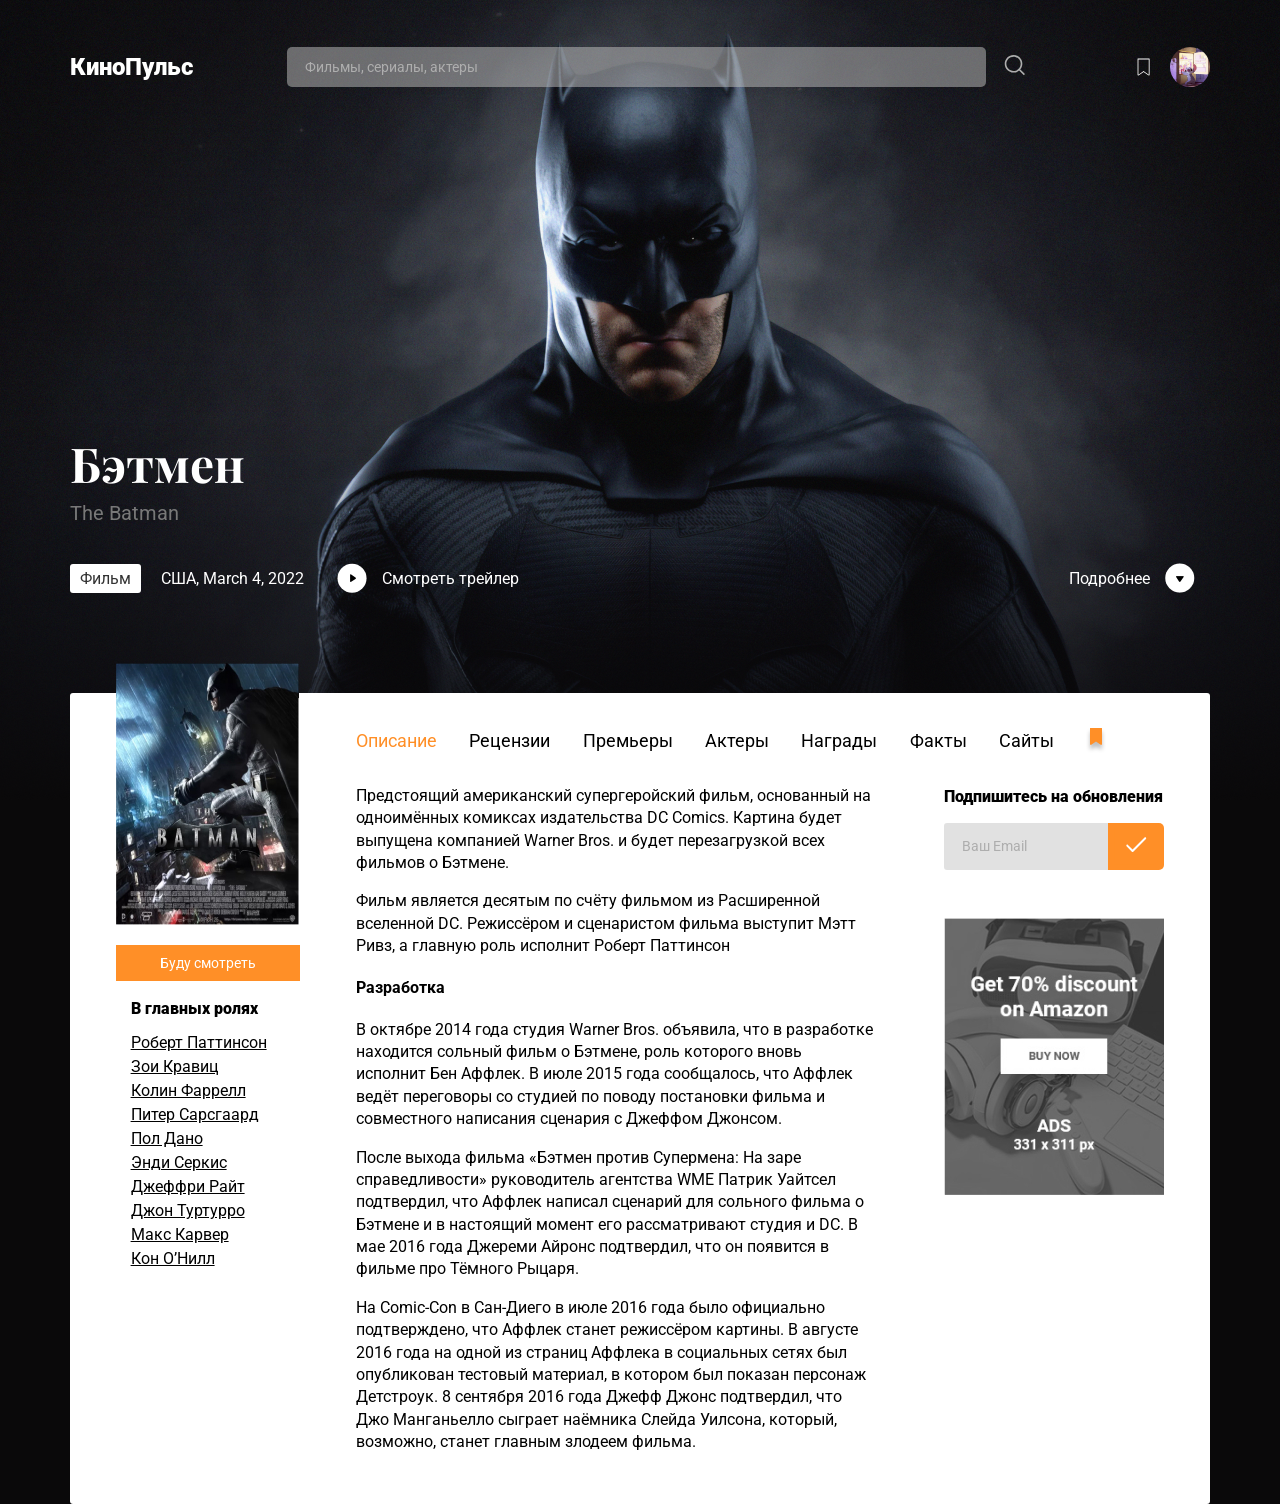
<file: srcs/requirements/bonus/my_page/tools/page/index.html>
<!DOCTYPE html>
<html lang="ru">
<head>
  <meta charset="UTF-8">
  <meta name="viewport" content="width=device-width, initial-scale=1.0">
  <meta http-equiv="X-UA-Compatible" content="ie=edge">
  <title>Бэтмен 2021 - страница о фильме</title>
  <link rel="icon" href="./img/games.ico">
  <link href="https://fonts.googleapis.com/css?family=Playfair+Display:700&display=swap&subset=cyrillic"
        rel="stylesheet">
  <link href="https://fonts.googleapis.com/css?family=Roboto:400,900&display=swap&subset=cyrillic"
        rel="stylesheet">
  <link rel="stylesheet" href="./css/jquery.fancybox.min.css">
  <link rel="stylesheet" href="./css/animate.css">
  <link rel="stylesheet" href="./css/normalize.css">
  <link rel="stylesheet" href="./css/style.css">
</head>

<body>
<div class="container">

  <header class="header">
    <div class="logo">КиноПульс</div>
    <form action="" class="search">
      <input type="text" class="search-input" placeholder="Фильмы, сериалы, актеры">
      <button type="submit" class="search-button">
        <img src="./img/search-icon.svg" alt="search-icon">
      </button>
    </form>
    <div class="user">
      <img src="./img/bookmark.svg" alt="bookmark" class="bookmark">
      <img src="./img/avatar.jpg" alt="avatar" class="avatar">
    </div>
  </header>

  <main class="main">
    <h1 class="title animated fadeInRight">Бэтмен</h1>
    <small class="title-en animated fadeInRight">The Batman</small>

    <div class="info">
      <div class="movie-info animated fadeInUp delay-1s">
        <span class="tag">Фильм</span>
        <span class="county">США, March 4, 2022</span>
        <a data-fancybox href="https://www.youtube.com/watch?v=cElcLipGNIA" class="play">Смотреть трейлер</a>
      </div>
      <a href="#" class="more">Подробнее</a>
    </div>

    <div class="content">
      <div class="short-info">
        <img src="./img/poster.jpg" alt="poster" class="poster">
        <button class="button">Буду смотреть</button>
        <h3 class="actors-title">В главных ролях</h3>
        <ul class="actors-list">
          <li class="actors-list-item">Роберт Паттинсон</li>
          <li class="actors-list-item">Зои Кравиц</li>
          <li class="actors-list-item">Колин Фаррелл</li>
          <li class="actors-list-item">Питер Сарсгаард</li>
          <li class="actors-list-item">Пол Дано</li>
          <li class="actors-list-item">Энди Серкис</li>
          <li class="actors-list-item">Джеффри Райт</li>
          <li class="actors-list-item">Джон Туртурро</li>
          <li class="actors-list-item">Макс Карвер</li>
          <li class="actors-list-item">Кон О’Нилл</li>
        </ul>
      </div>
      <!-- short-info -->

      <div class="full-info">
        <nav class="tabs">
          <a href="#about" class="tabs-item tabs-item-active">Описание</a>
          <a href="#reviews" class="tabs-item">Рецензии</a>
          <a href="#premieres" class="tabs-item">Премьеры</a>
          <a href="#actors" class="tabs-item">Актеры</a>
          <a href="#awards" class="tabs-item">Награды</a>
          <a href="#facts" class="tabs-item">Факты</a>
          <a href="#sites" class="tabs-item">Сайты</a>
          <a href="#" class="tabs-item">
            <img src="./img/bookmark-icon.svg" alt="bookmark" class="bookmark-added">
          </a>
        </nav>

        <div class="full-content">
          <div class="tabs-content visible" id="about">
            <p class="text">Предстоящий американский супергеройский фильм, основанный на одноимённых
              комиксах издательства DC Comics. Картина будет выпущена компанией Warner Bros.
              и будет перезагрузкой всех фильмов о Бэтмене.</p>
            <p class="text">Фильм является десятым по счёту фильмом из Расширенной вселенной DC.
              Режиссёром и сценаристом фильма выступит Мэтт Ривз, а главную роль исполнит Роберт Паттинсон</p>
            <h4 class="text-title">Разработка</h4>
            <p class="text">В октябре 2014 года студия Warner Bros. объявила, что в разработке находится сольный
              фильм о Бэтмене, роль которого вновь исполнит Бен Аффлек. В июле 2015 года сообщалось, что Аффлек
              ведёт переговоры со студией по поводу постановки фильма и совместного написания сценария с Джеффом Джонсом. </p>
            <p class="text">После выхода фильма «Бэтмен против Супермена: На заре справедливости» руководитель агентства
              WME Патрик Уайтсел подтвердил, что Аффлек написал сценарий для сольного фильма о Бэтмене и в настоящий
              момент его рассматривают студия и DC. В мае 2016 года Джереми Айронс подтвердил, что он появится в фильме
              про Тёмного Рыцаря.</p>
            <p class="text">На Comic-Con в Сан-Диего в июле 2016 года было официально подтверждено, что Аффлек
              станет режиссёром картины. В августе 2016 года на одной из страниц Аффлека в социальных сетях
              был опубликован тестовый материал, в котором был показан персонаж Детстроук. 8 сентября 2016 года
              Джефф Джонс подтвердил, что Джо Манганьелло сыграет наёмника Слейда Уилсона, который, возможно,
              станет главным злодеем фильма.</p>
          </div>
          <div class="tabs-content" id="reviews">
            <p class="text">Тут скоро появятся рецензии</p>
          </div>
          <div class="tabs-content" id="premieres">
            <p class="text">Тут скоро появятся премьеры</p>
          </div>
          <div class="tabs-content" id="actors">
            <p class="text">Тут скоро появятся актеры</p>
          </div>
          <div class="tabs-content" id="awards">
            <p class="text">Тут скоро появятся награды</p>
          </div>
          <div class="tabs-content" id="facts">
            <p class="text">Тут скоро появятся факты</p>
          </div>
          <div class="tabs-content" id="sites">
            <p class="text">Тут скоро появятся сайты</p>
          </div>
          <div class="subscribe">
            <h3 class="subscribe-title">Подпишитесь на обновления</h3>
            <form action="#" class="subscribe-form">
              <input type="text" class="subscribe-input" placeholder="Ваш Email">
              <button class="subscribe-button">
                <img src="./img/button-check.svg" alt="check">
              </button>
            </form>
            <a href="#" class="banner">
              <img src="./img/banner.jpg" alt="banner">
            </a>
          </div>
        </div>
        <!-- full-content -->

      </div>
      <!-- /.full-info -->

    </div>
    <!-- content -->

  </main>

</div>
<!-- container -->

<!-- Подключаем библиотеку jQuery -->
<script src="js/jquery.min.js"></script>
<!-- Подключаем Fancybox -->
<script src="js/jquery.fancybox.min.js"></script>
<!-- Подключаем свои скрипты -->
<script src="js/main.js"></script>
</body>
</html>
</file>
<file: srcs/requirements/bonus/my_page/tools/page/css/style.css>
body {
  background-color: #0A090A;
  color: #fff;
  font-family: 'Roboto', sans-serif;
  background-image: url('../img/main-bg.png');
  background-repeat: no-repeat;
  background-position: top center;
}
.container {
  max-width: 1140px;
  margin: auto;
}
.header {
  display: flex;
  align-items: center;
  justify-content: space-between;
  padding-top: 45px;
  margin-bottom: 30%;
}
.logo {
  font-style: normal;
  font-weight: 900;
  font-size: 24px;
  line-height: 28px;
}
.search {
  display: flex;
  align-items: center;
  flex: 0.8;
}
.search-input {
  flex: 1;
  background: rgba(196, 196, 196, 0.5);
  border-radius: 5px;

  padding-top: 12px;
  padding-bottom: 12px;

  padding-left: 18px;
  padding-right: 18px;
  border: none;
  color: #AEAEAE;
  font-size: 14px;
  line-height: 16px;
}
::-webkit-input-placeholder { /* Chrome */
  color: #AEAEAE;
}
:-ms-input-placeholder { /* IE 10+ */
  color: #AEAEAE;
}
::-moz-placeholder { /* Firefox 19+ */
  color: #AEAEAE;
  opacity: 1;
}
:-moz-placeholder { /* Firefox 4 - 18 */
  color: #AEAEAE;
  opacity: 1;
}
.search-button {
  background-color: transparent;
  border: none;
  padding: 10px 18px;
}
.user {
  display: flex;
  align-items: center;
}
.avatar {
  margin-left: 20px;
  width: 40px;
  height: 40px;
  border-radius: 50%;
  object-fit: cover;
}
.title {
  margin: 0;
  font-family: 'Playfair Display', serif;
  font-size: 48px;
  line-height: 64px;
  margin-bottom: 7px;
}
.title-en {
  display: inline-block;
  font-size: 20px;
  line-height: 23px;
  color: #787878;
  margin-bottom: 38px;
}
.info {
  display: flex;
  align-items: center;
  justify-content: space-between;
  margin-bottom: 100px;
}
.movie-info {
  display: flex;
  align-items: center;
}
.tag {
  display: inline-block;
  font-size: 16px;
  line-height: 19px;
  color: #333333;
  background: #FFFFFF;
  border-radius: 3px;
  padding: 5px 10px;
  margin-right: 20px;
}
.county {
  font-size: 16px;
  line-height: 19px;
  margin-right: 33px;
}
.play {
  display: flex;
  align-items: center;
  font-size: 16px;
  line-height: 19px;
  color: #FFFFFF;
  text-decoration: none;
}
.play:before {
  content: '';
  width: 30px;
  height: 30px;
  background-image: url(../img/play.svg);
  background-repeat: no-repeat;
  background-size: 100%;
  margin-right: 15px;
}
.more {
  display: flex;
  font-size: 16px;
  line-height: 19px;
  color: #FFFFFF;
  text-decoration: none;
  margin-right: 15px;
  align-items: center;
}
.more:after {
  content: '';
  width: 30px;
  height: 30px;
  background-image: url(../img/play.svg);
  background-repeat: no-repeat;
  background-size: 100%;
  margin-left: 15px;
  transform: rotate(90deg);
}
.content {
  display: flex;
  justify-content: space-between;
  background: #FFFFFF;
  border-radius: 3px;
  color: #000000;
  padding: 3% 4%;
}
.short-info {
  margin-right: 3%;
}
.poster {
  display: block;
  margin-top: -35%;
  margin-bottom: 20px;
}
.button {
  background: #FF8F27;
  padding: 10px 44px;
  color: #FFFFFF;
  font-size: 14px;
  line-height: 16px;
  border: none;
}
.actors-title {
  padding-left: 15px;
  font-weight: 900;
  font-size: 16px;
  line-height: 150%;
  margin-bottom: 10px;
}
.actors-list {
  margin: 0;
  list-style: none;
  padding-left: 15px;
  text-decoration: underline;
  line-height: 150%;
}
.full-info {
  flex: 0.97;
}
.bookmark-added {
  vertical-align: middle;
}
.full-content {
  display: flex;
  justify-content: space-between;
}
.tabs-content {
  display: none;
  margin-right: 70px;
}
.visible { 
   display: block;
} 

.tabs {
  display: flex;
  align-items: center;
  margin-bottom: 4%;
}
.tabs-item {
  color: #000000;
  text-decoration: none;
  font-size: 18px;
  line-height: 21px;
}
.tabs-item:not(:last-child) {
  margin-right: 4%;
}
.tabs-item-active {
  color: #FF8F27;
}
.text {
  font-size: 16px;
  line-height: 140%;  
  margin-top: 0;
}
.subscribe-title {
  font-weight: 900;
  font-size: 16px;
  line-height: 150%;
  margin-bottom: 14px;
  margin-top: 0;
}
.subscribe-form {
  position: relative;
  margin-bottom: 48px;
}
.subscribe-input {
  width: calc(100%-5px);
  background: rgba(196, 196, 196, 0.5);
  border-top-left-radius: 3px;
  border-bottom-left-radius: 3px;
  padding-top: 12px;
  padding-bottom: 12px;
  padding-left: 18px;
  padding-right: 18px;
  border: none;
  height: 23px;
  color: #AEAEAE;
  font-size: 14px;
  line-height: 16px;
}
.subscribe-button {
  position: absolute;
  background: #FF8F27;
  border-radius: 0px 5px 5px 0px;
  border: none;
  /* height: 40px; */
  /* width: 40px; */
  /* padding: 9px; */
  top: 0;
  text-align: center;
  right: 0;
}

@media (max-width: 1200px) {
  .container {
    max-width: 960px;
  }
  .tabs-item {
    font-size: 16px;
  }
}
@media (max-width: 992px) {
  .container {
    max-width: 740px;
  }
  .tabs {
    flex-wrap: wrap;
  }
  .tabs-item {
    flex-basis: 20%;
    line-height: 2;
  }
  .full-content {
    flex-wrap: wrap;
  }
  .tabs-content {
    margin-bottom: 5%;
  }
  .text {
    font-size: 14px;
  }
  .actors-list {
    font-size: 14px;
  }
}

@media (max-width: 768px) {
  .container {
    max-width: 540px;
  }
  .more {
    display: none;
  }
  .tabs-item {
    flex-basis: 33%;
  }
  .tabs-content {
    margin-right: 0;
  }
}
@media (max-width: 578px) {
  .container {
    width: 90%;
  }
  .header {
    flex-wrap: wrap;
  }
  .search {
    flex-basis: 100%;
    order: 3;
    margin-top: 5%;
  }
  .content {
    flex-wrap: wrap;
  }
  .short-info {
   margin-bottom: 5%; 
  }
  .actors-list, .actors-title  {
    display: none;
  }
  .movie-info {
    flex-wrap: wrap;
  }
  .play {
    margin-top: 5%;
    flex-basis: 100%;
    margin-right: 5%;
  }
  .short-info {
    margin-right: 0;
  }
  .button {
    width: 100%; 
  }
  .poster {
    margin-top: -20%;
    display: inline-block;
    width: 100%;
  }
}
</file>
